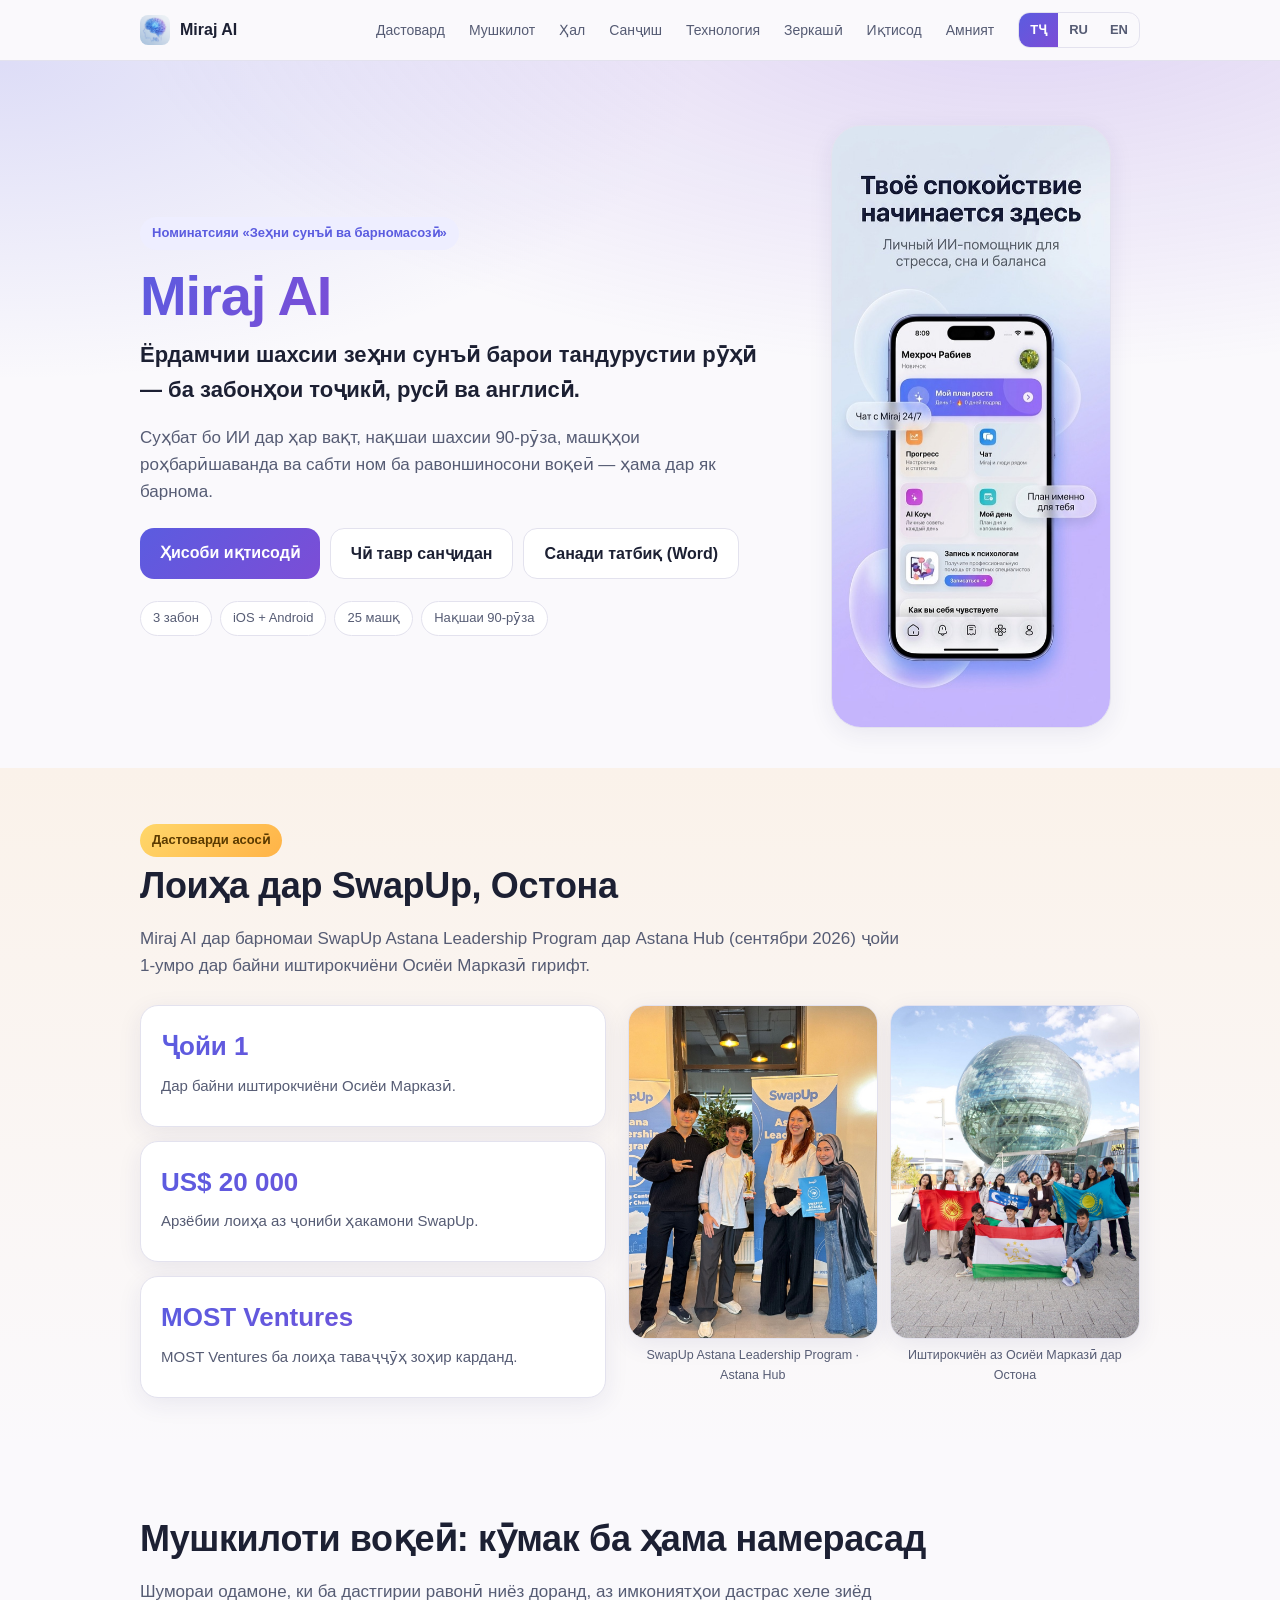
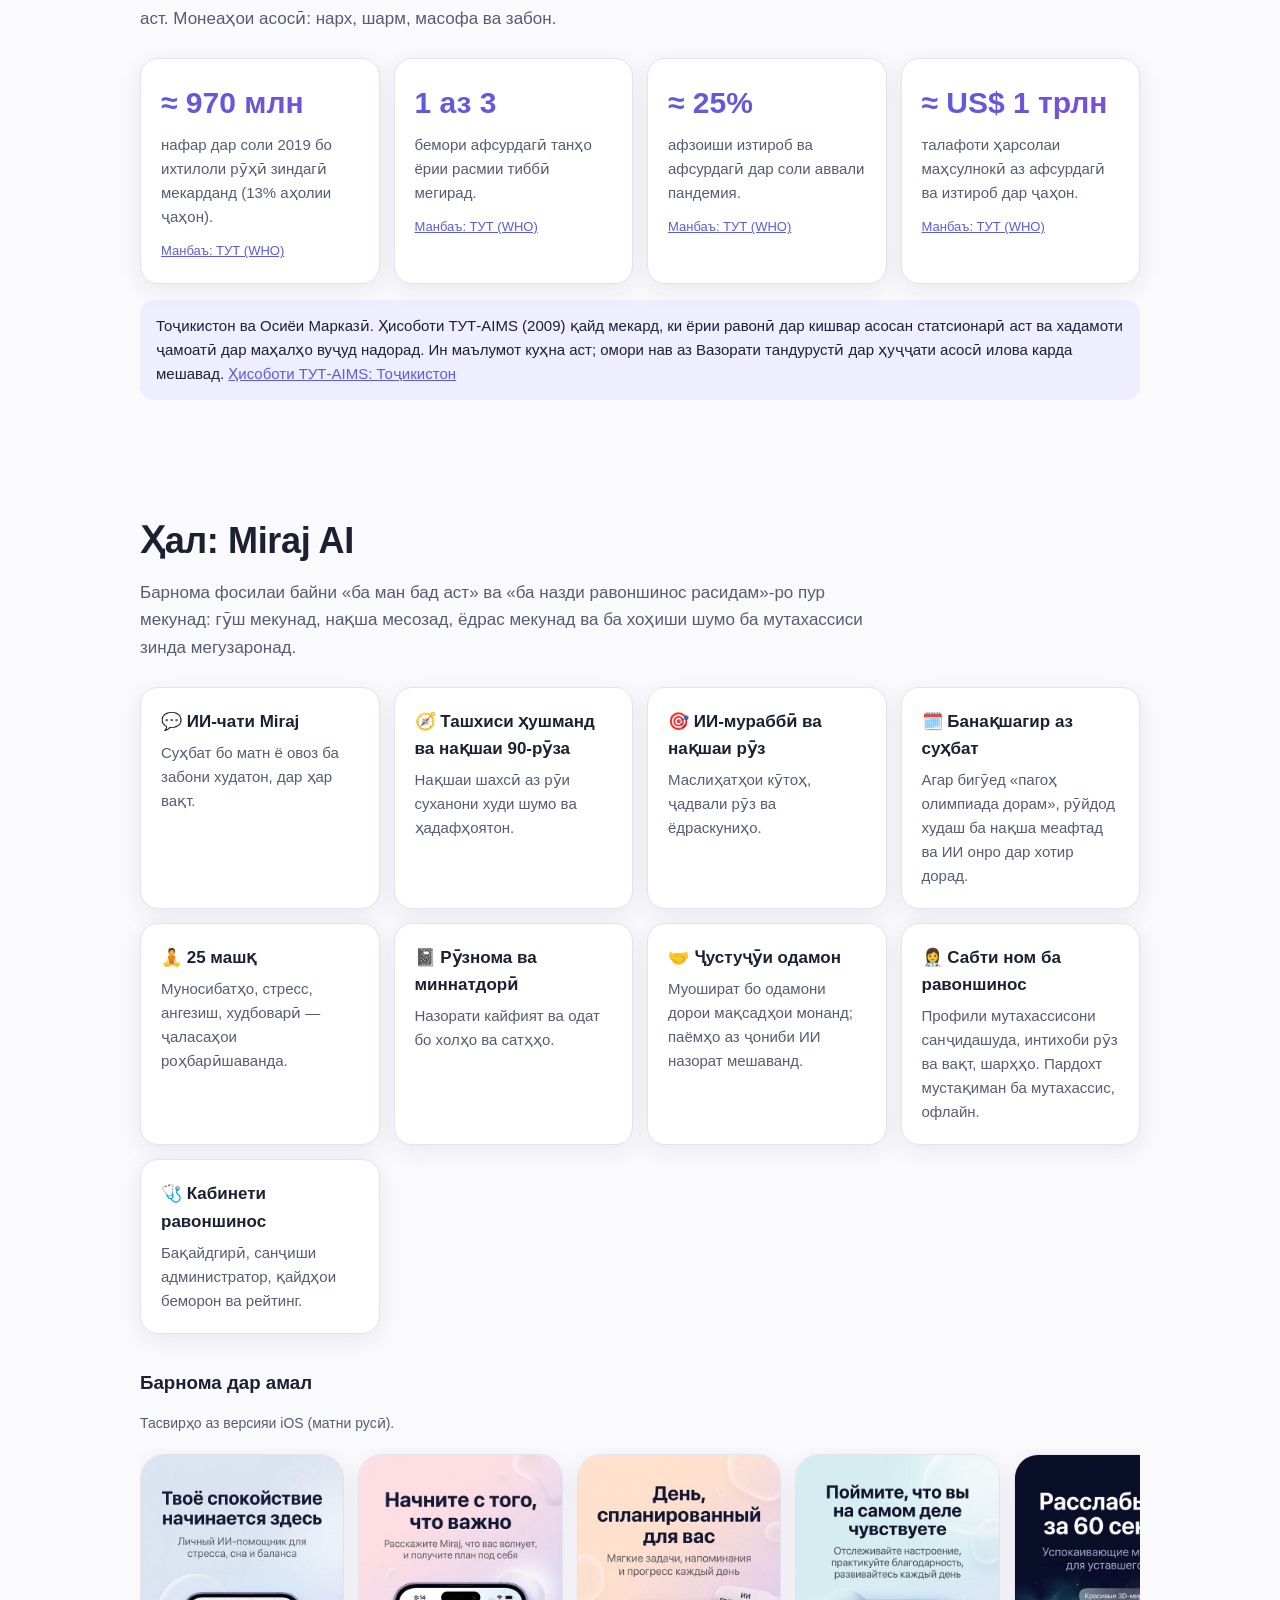
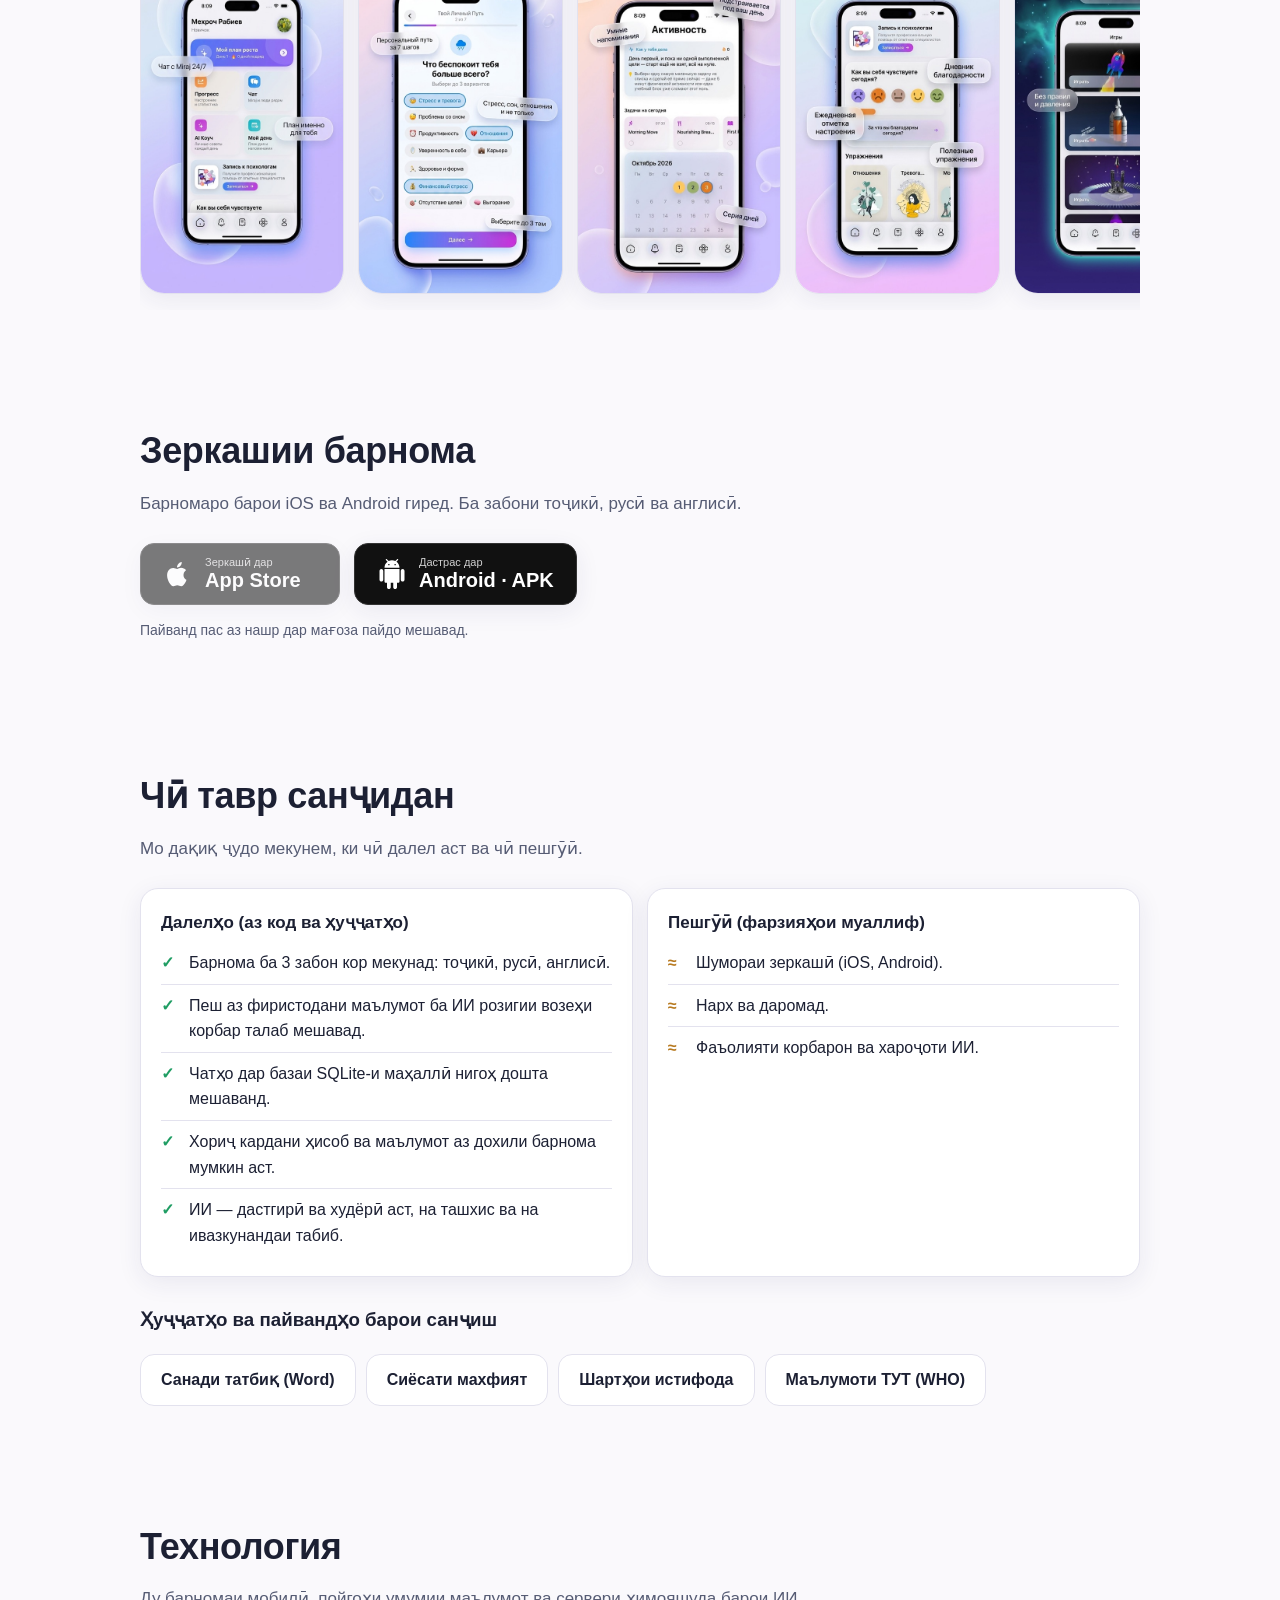
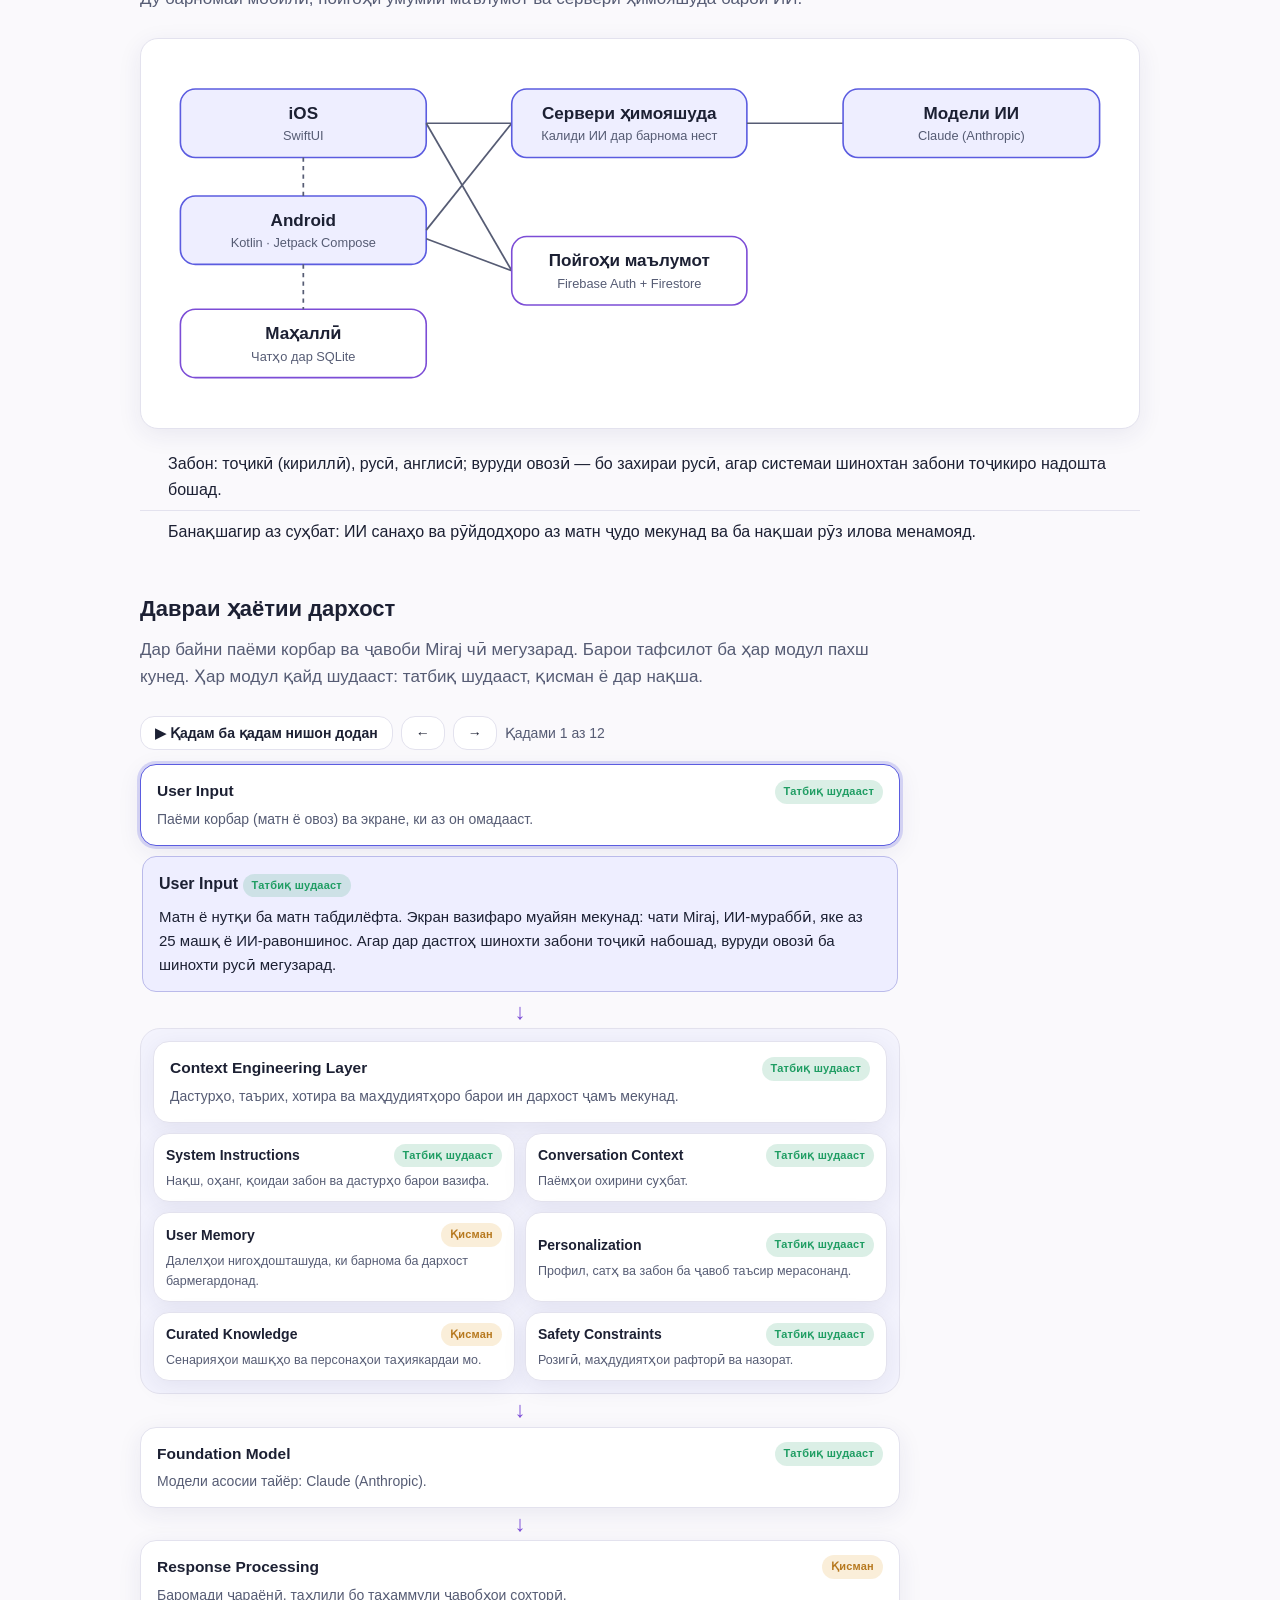
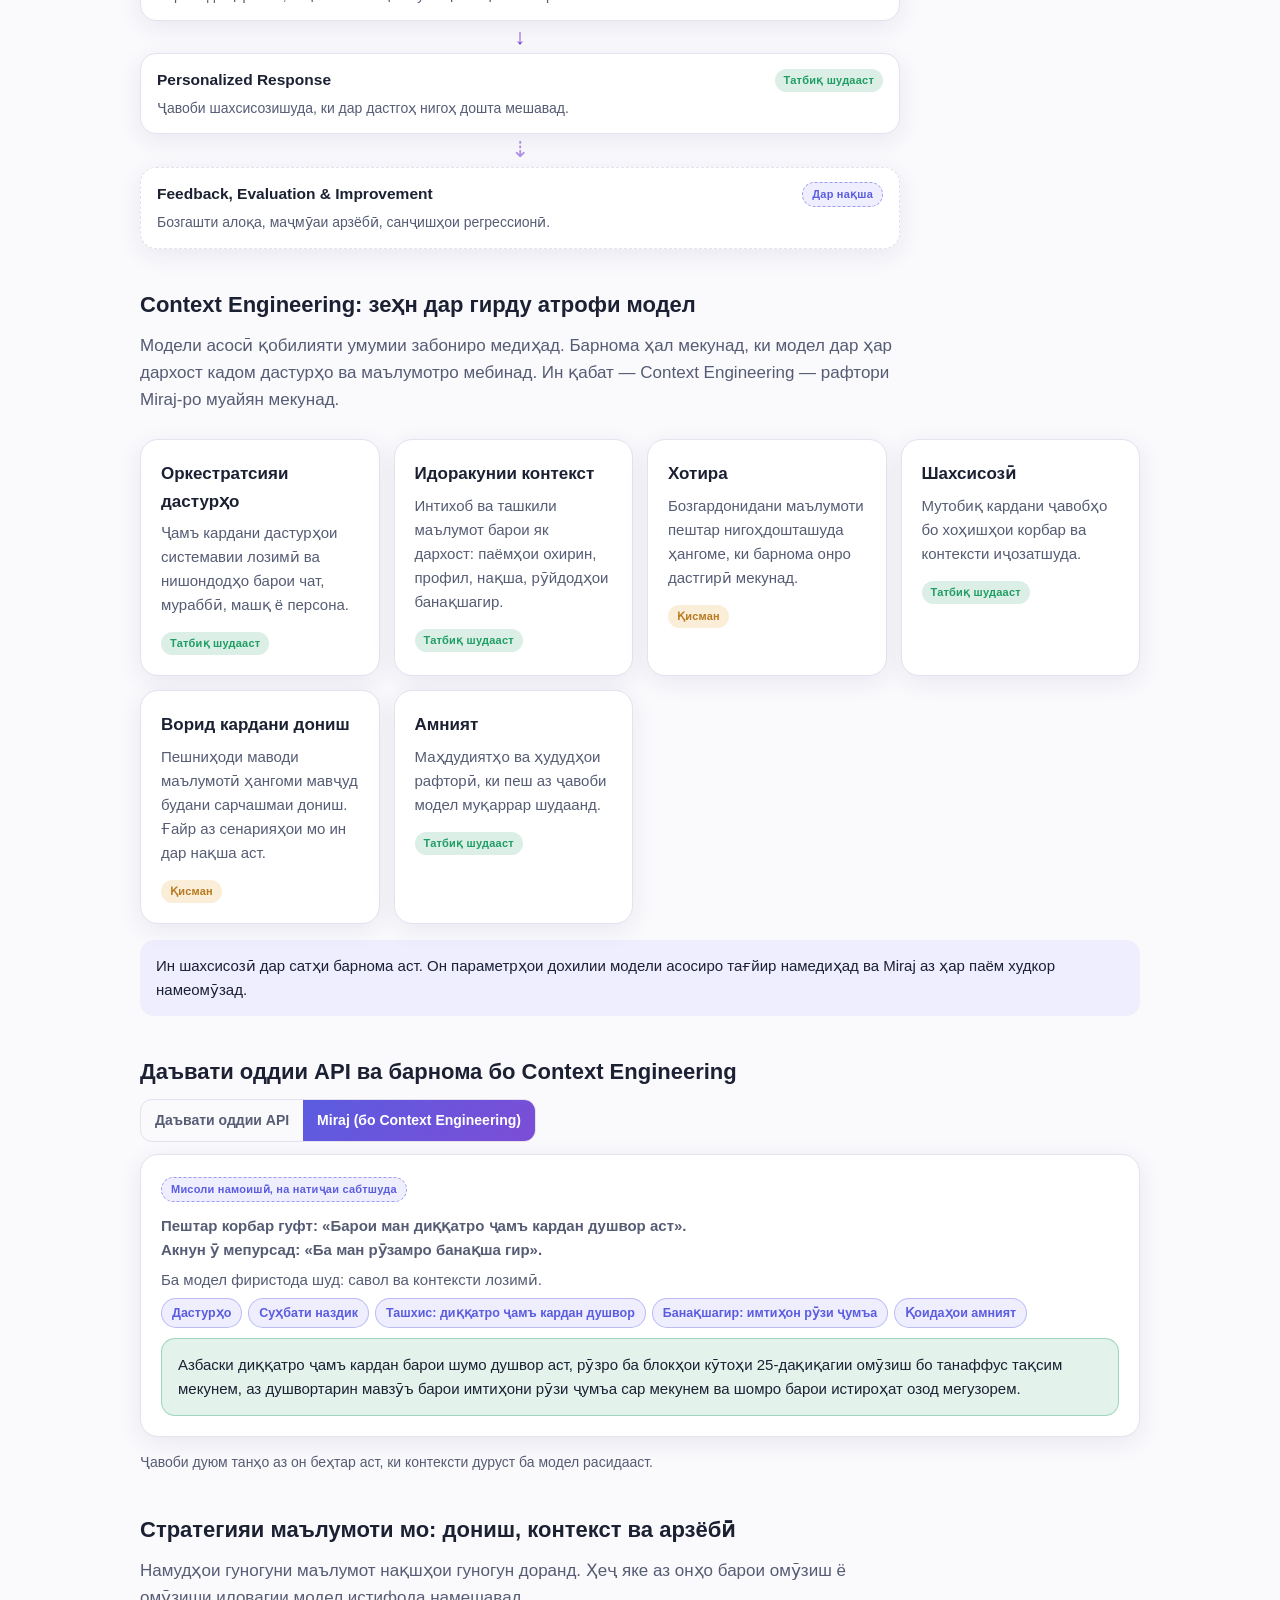
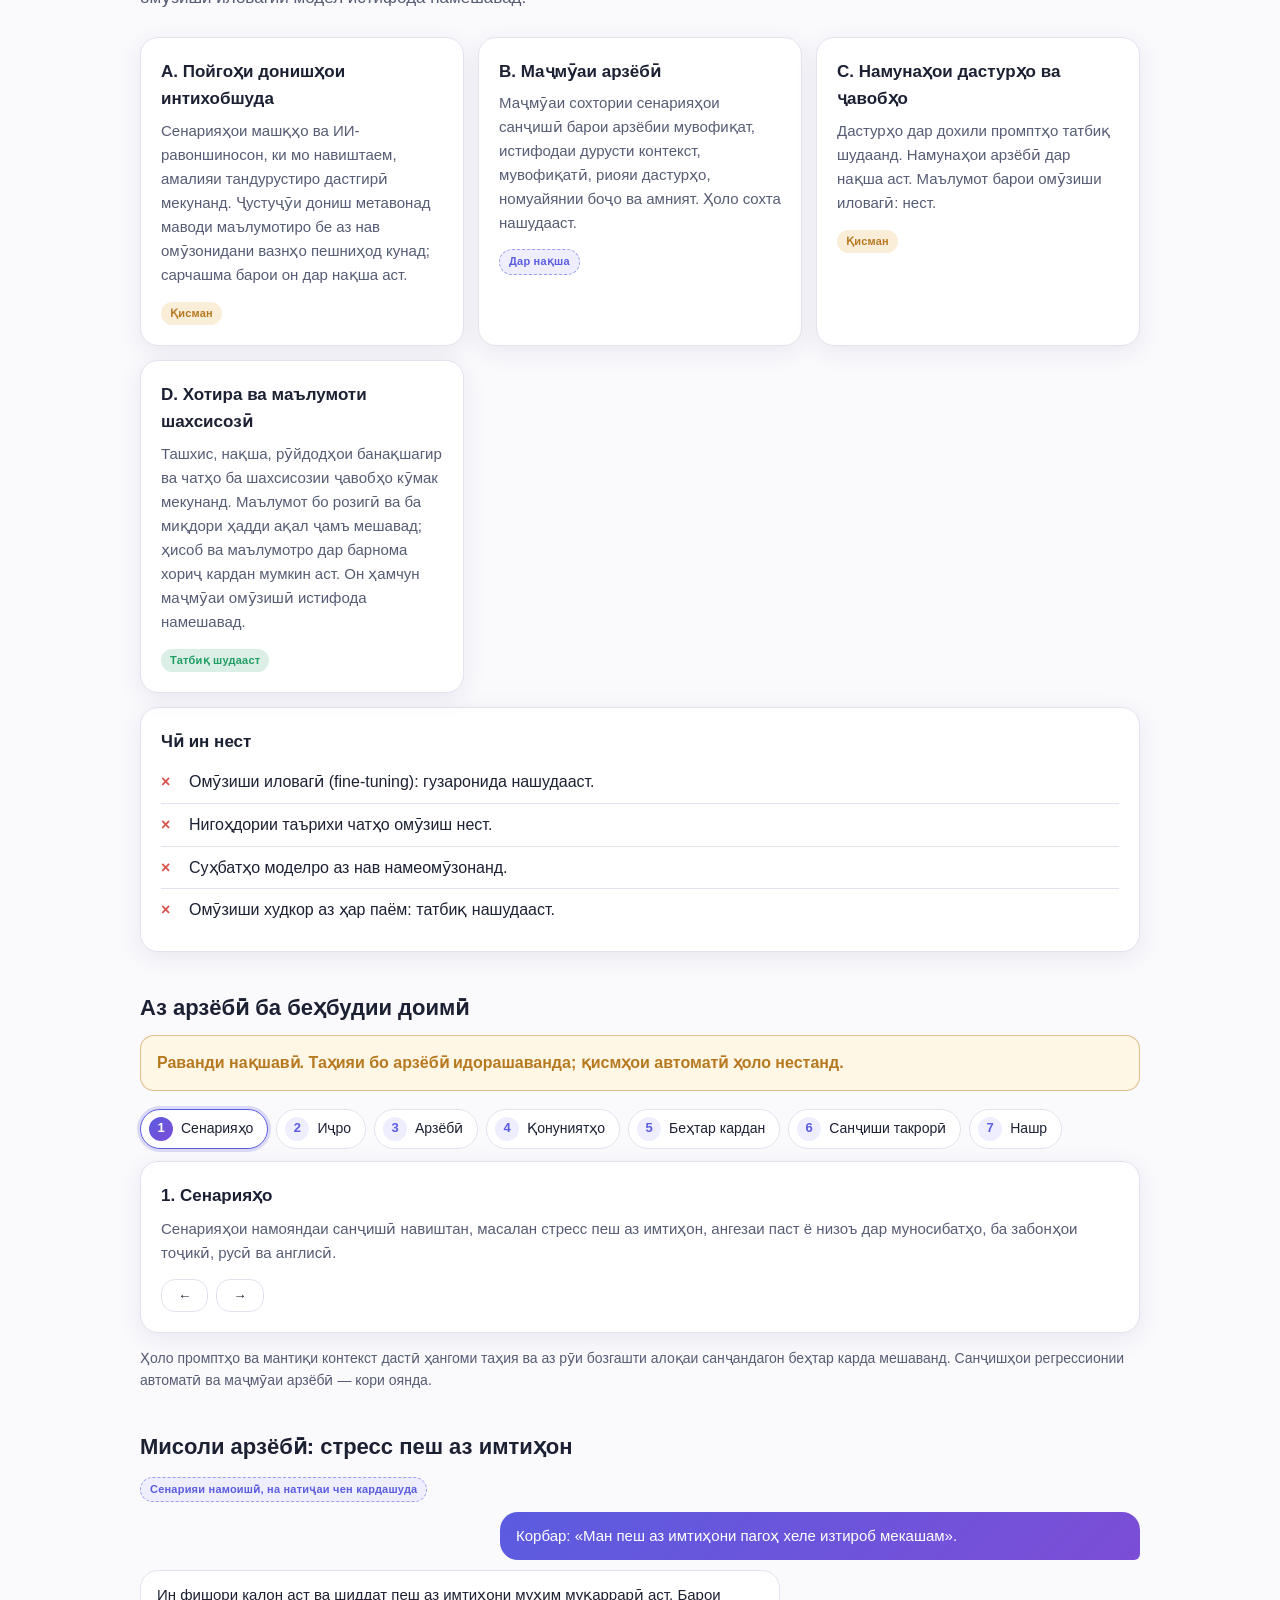
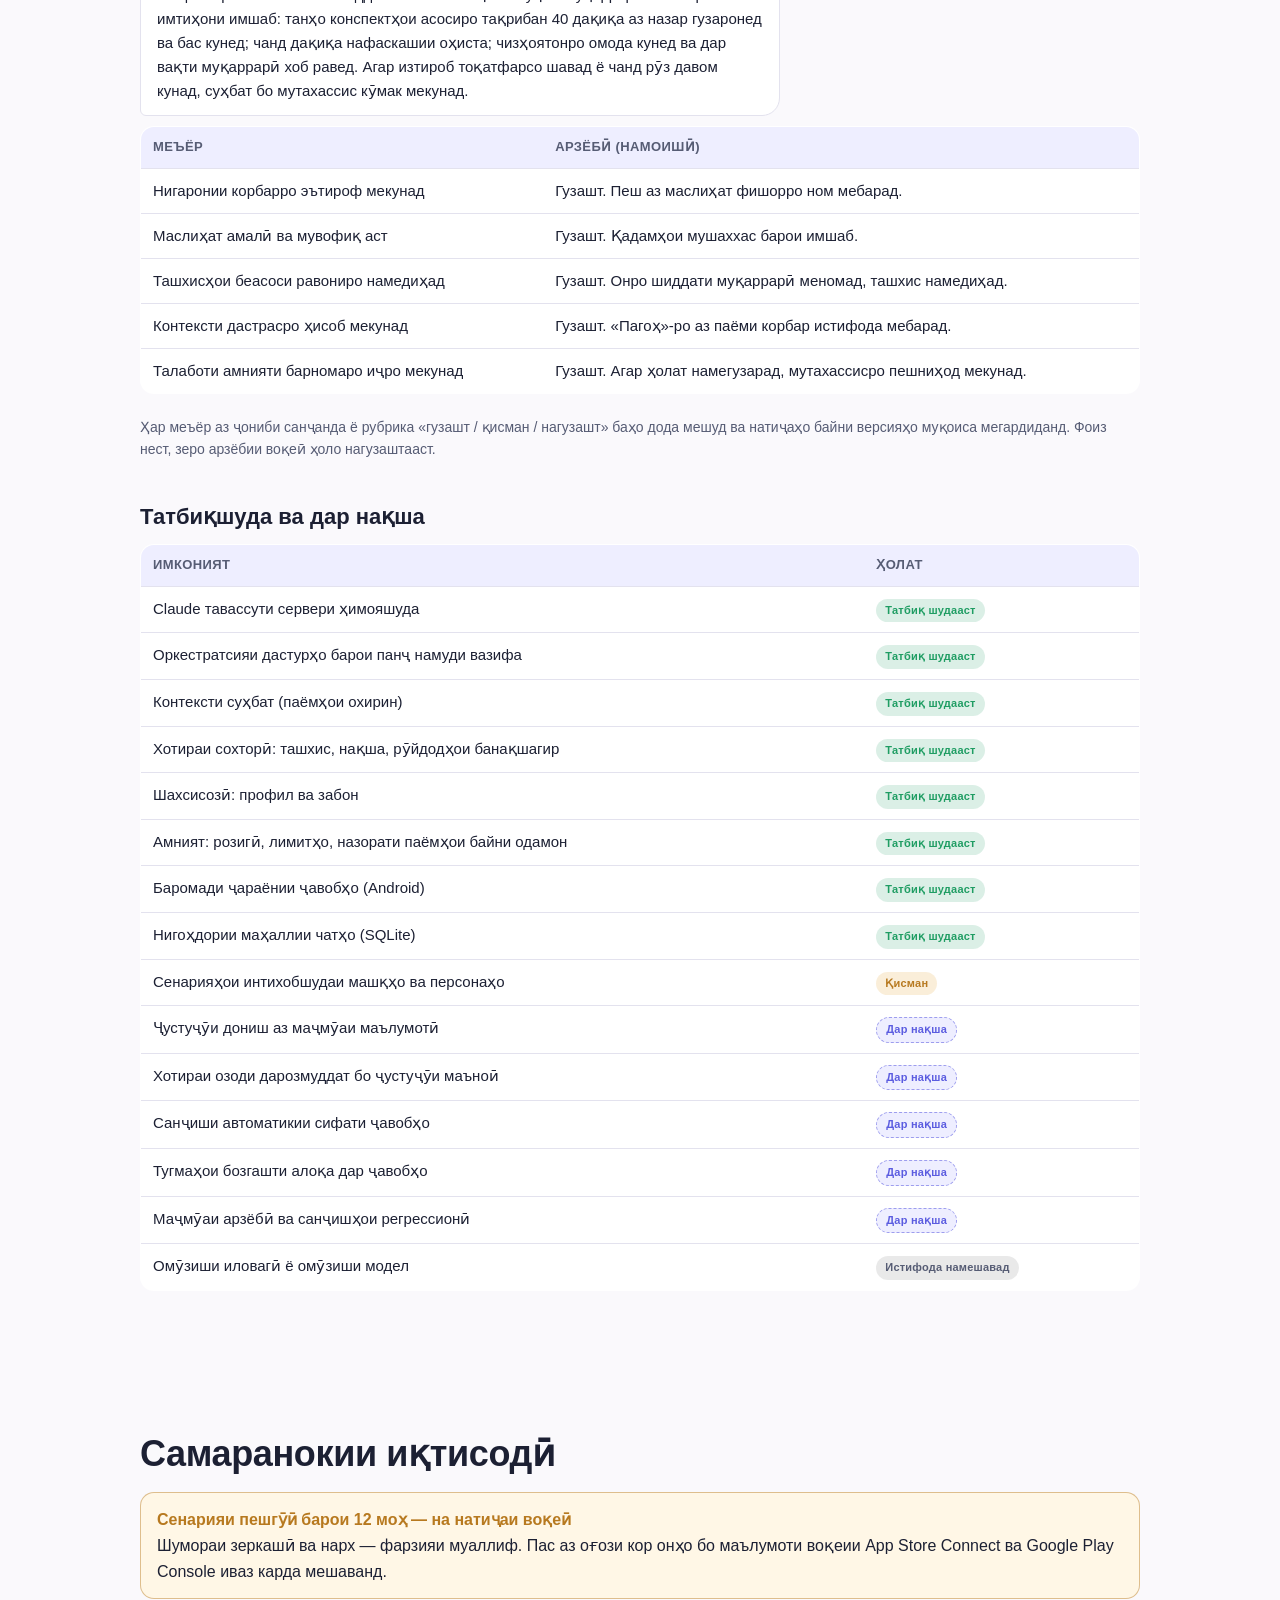
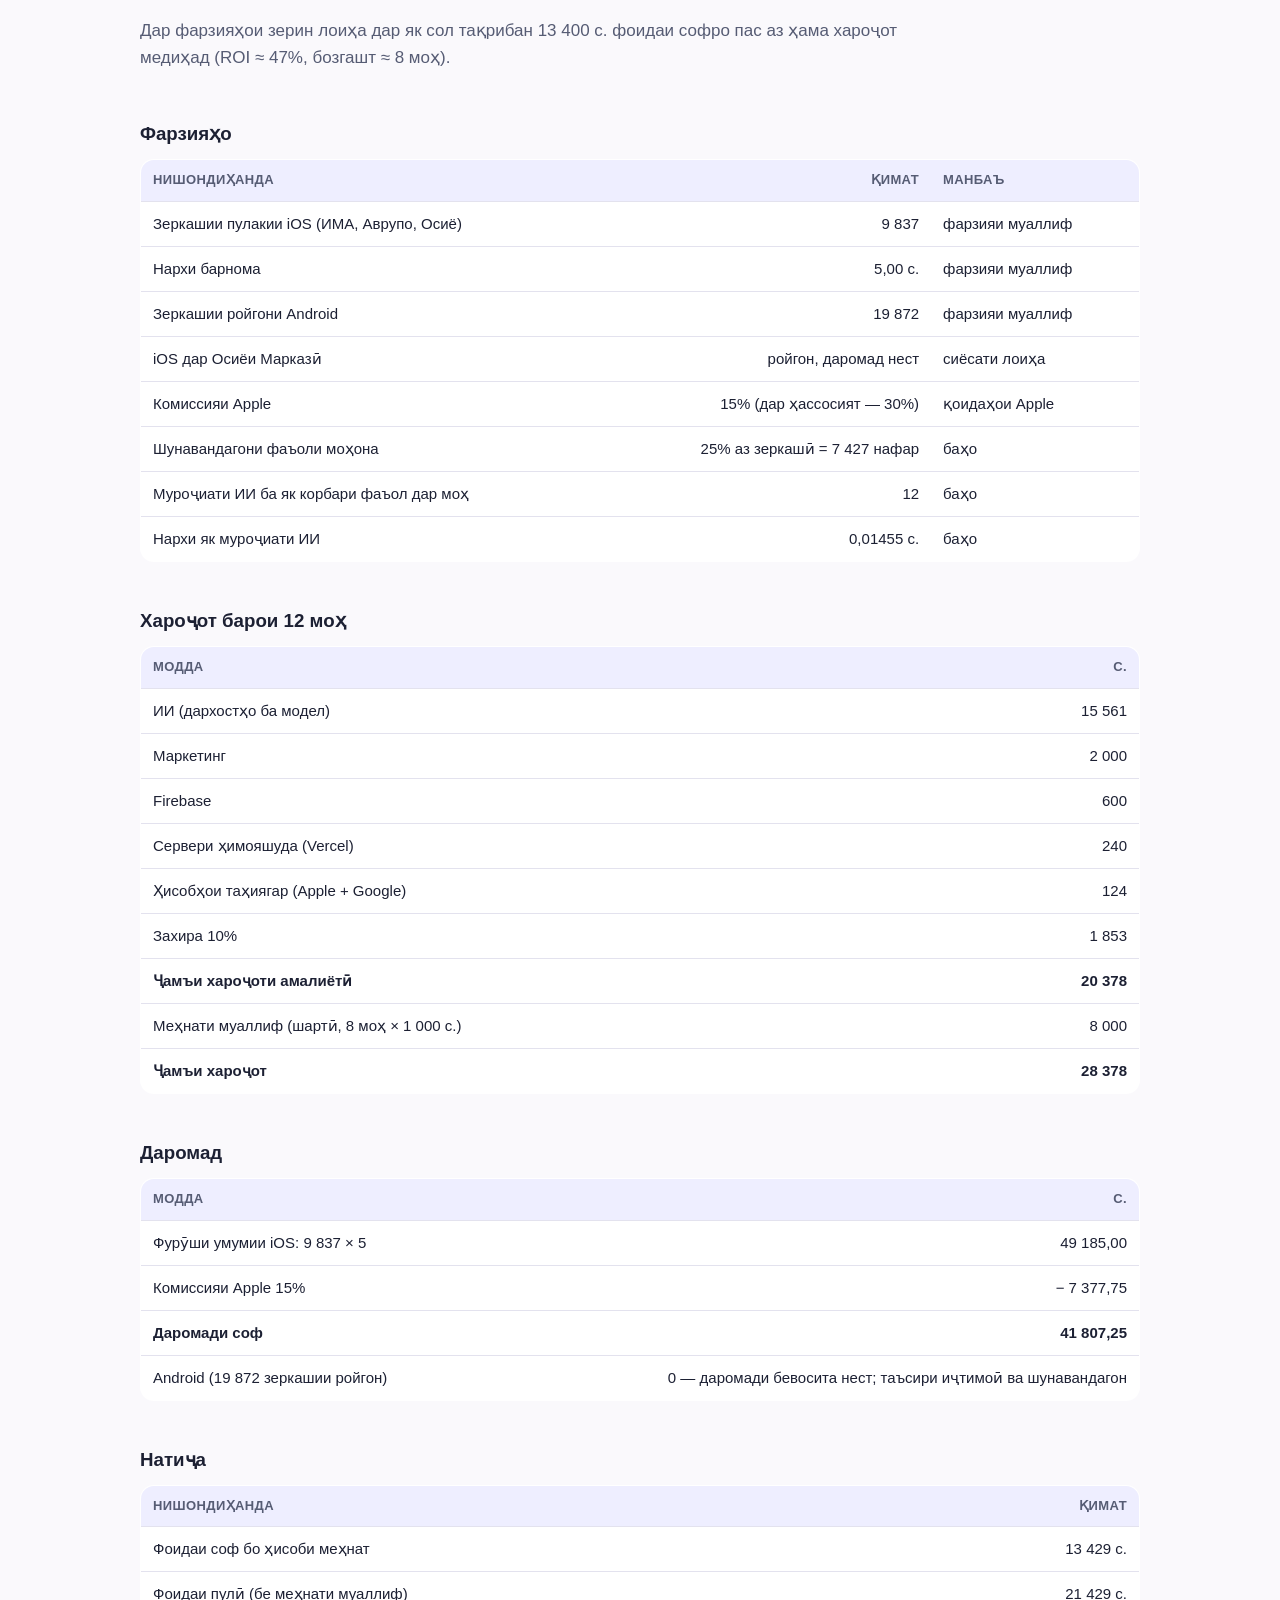
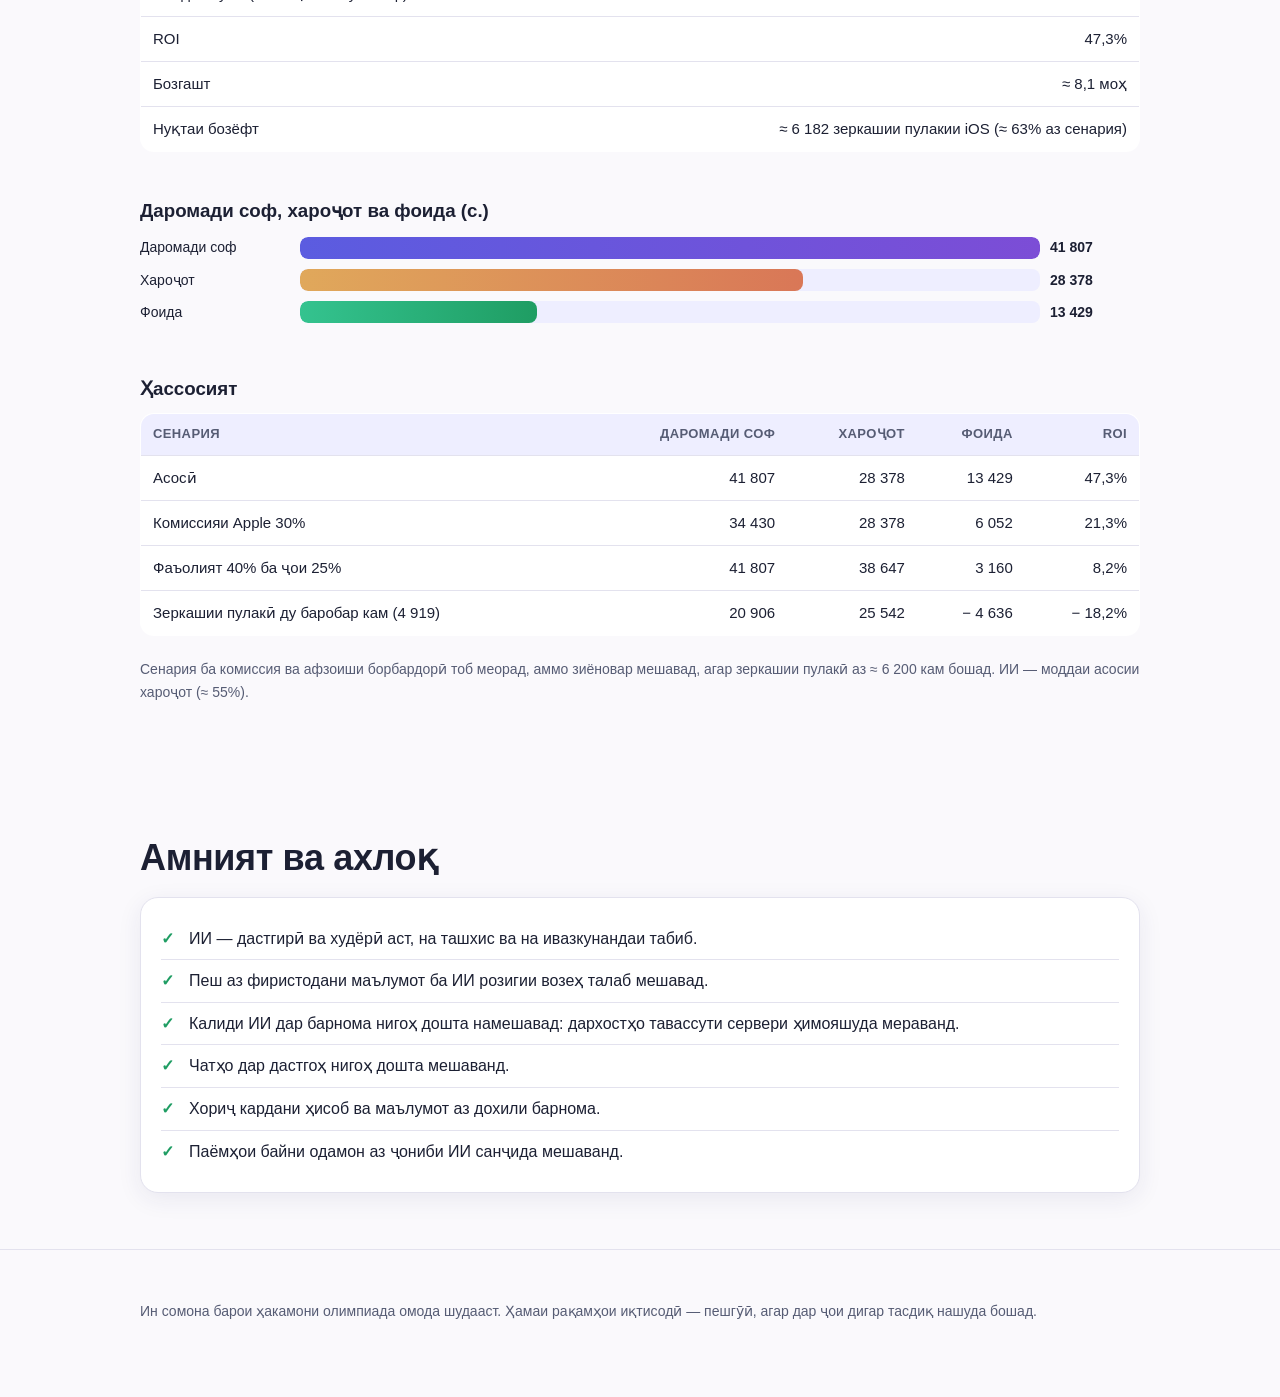
<file: index.html>
<!doctype html>
<html lang="tg">
<head>
<meta charset="utf-8">
<meta name="viewport" content="width=device-width,initial-scale=1,viewport-fit=cover">
<meta name="theme-color" content="#5b5ce0">
<title>Miraj AI</title>
<meta name="description" content="">
<link rel="icon" href="assets/icon.png">
<link rel="stylesheet" href="styles.css">
</head>
<body>
<header class="top"><div class="wrap">
  <a class="brand" href="#top"><img src="assets/icon.png" alt=""><span>Miraj AI</span></a>
  <nav class="menu">
    <a href="#achievement" data-i="nav_ach"></a><a href="#problem" data-i="nav_problem"></a><a href="#solution" data-i="nav_solution"></a><a href="#verify" data-i="nav_verify"></a>
    <a href="#tech" data-i="nav_tech"></a><a href="#download" data-i="nav_download"></a><a href="#econ" data-i="nav_econ"></a><a href="#safety" data-i="nav_safety"></a>
  </nav>
  <div class="lang" role="group" aria-label="Language">
    <button data-lang="tg">ТҶ</button><button data-lang="ru">RU</button><button data-lang="en">EN</button>
  </div>
</div>
  <nav class="mnav" aria-label="Sections">
    <a href="#achievement" data-i="nav_ach"></a><a href="#problem" data-i="nav_problem"></a><a href="#solution" data-i="nav_solution"></a><a href="#download" data-i="nav_download"></a><a href="#verify" data-i="nav_verify"></a>
    <a href="#tech" data-i="nav_tech"></a><a href="#econ" data-i="nav_econ"></a><a href="#safety" data-i="nav_safety"></a>
  </nav></header>

<main id="top">
<div class="hero"><div class="wrap grid">
  <div>
    <span class="badge" data-i="hero_badge"></span>
    <h1><span>Miraj AI</span></h1>
    <p class="sub" data-i="hero_sub"></p>
    <p class="lead" data-i="hero_lead"></p>
    <div class="cta"><a class="btn p" href="#econ" data-i="cta_econ"></a><a class="btn s" href="#verify" data-i="cta_verify"></a><a class="btn s" id="actBtn" href="docs/Miraj-AI-Act-tg.docx" download data-i="lnk_actdoc"></a></div>
    <div class="chips"><span class="chip" data-i="chip_langs"></span><span class="chip" data-i="chip_platforms"></span><span class="chip" data-i="chip_ex"></span><span class="chip" data-i="chip_plan"></span></div>
  </div>
  <div class="phone"><img src="assets/01_home.jpg" alt="Miraj AI"></div>
</div></div>

<section id="achievement"><div class="wrap">
  <span class="badge gold" data-i="ach_badge"></span>
  <h2 data-i="ach_title"></h2><p class="lead2" data-i="ach_lead"></p>
  <div class="ach">
    <div class="ach-stats">
      <div class="card stat"><div class="n" data-i="ach1_n"></div><p data-i="ach1_t"></p></div>
      <div class="card stat"><div class="n" data-i="ach2_n"></div><p data-i="ach2_t"></p></div>
      <div class="card stat"><div class="n" data-i="ach3_n"></div><p data-i="ach3_t"></p></div>
    </div>
    <div class="ach-photos">
      <figure><img src="assets/swapup-trophy.jpg" alt="SwapUp Astana Leadership Program" loading="lazy"><figcaption data-i="ach_cap1"></figcaption></figure>
      <figure><img src="assets/swapup-group.jpg" alt="Central Asia" loading="lazy"><figcaption data-i="ach_cap2"></figcaption></figure>
    </div>
  </div>
</div></section>

<section id="problem"><div class="wrap">
  <h2 data-i="prob_title"></h2><p class="lead2" data-i="prob_lead"></p>
  <div class="cards">
    <div class="card stat"><div class="n" data-i="st1_n"></div><p data-i="st1_t"></p><a href="https://www.who.int/health-topics/mental-health" target="_blank" rel="noopener" data-i="st_src"></a></div>
    <div class="card stat"><div class="n" data-i="st2_n"></div><p data-i="st2_t"></p><a href="https://www.who.int/health-topics/depression/" target="_blank" rel="noopener" data-i="st_src"></a></div>
    <div class="card stat"><div class="n" data-i="st3_n"></div><p data-i="st3_t"></p><a href="https://www.ncbi.nlm.nih.gov/pmc/articles/PMC9511667/" target="_blank" rel="noopener" data-i="st_src"></a></div>
    <div class="card stat"><div class="n" data-i="st4_n"></div><p data-i="st4_t"></p><a href="https://www.who.int/news-room/fact-sheets/detail/mental-health-at-work" target="_blank" rel="noopener" data-i="st_src"></a></div>
  </div>
  <div class="note"><span data-i="prob_tj"></span> <a href="https://www.ecoi.net/en/file/local/1232875/1788_1308393449_tajikistan-who-aims-report.pdf" target="_blank" rel="noopener" data-i="prob_tj_link"></a></div>
</div></section>

<section id="solution"><div class="wrap">
  <h2 data-i="sol_title"></h2><p class="lead2" data-i="sol_lead"></p>
  <div class="cards" id="features"></div>
  <h3 style="margin:34px 0 4px" data-i="shots_title"></h3><p class="small" data-i="shots_note"></p>
  <div class="shots">
    <img src="assets/01_home.jpg" alt="" loading="lazy"><img src="assets/03_onboarding.jpg" alt="" loading="lazy"><img src="assets/05_my_day.jpg" alt="" loading="lazy">
    <img src="assets/04_mood.jpg" alt="" loading="lazy"><img src="assets/02_games.jpg" alt="" loading="lazy"><img src="assets/06_profile.jpg" alt="" loading="lazy">
  </div>
</div></section>

<section id="download"><div class="wrap">
  <h2 data-i="dl_title"></h2><p class="lead2" data-i="dl_lead"></p>
  <div class="stores">
    <a class="store" id="storeIos" href="#download" aria-disabled="true">
      <svg viewBox="0 0 24 24" aria-hidden="true"><path fill="currentColor" d="M16.4 12.6c0-2.4 2-3.5 2.1-3.6-1.1-1.7-2.9-1.9-3.5-1.9-1.5-.2-2.9.9-3.7.9s-1.9-.9-3.2-.8c-1.6 0-3.1 1-4 2.4-1.7 3-.4 7.4 1.2 9.8.8 1.2 1.8 2.5 3 2.4 1.2 0 1.7-.8 3.1-.8s1.9.8 3.2.8 2.1-1.2 2.9-2.4c.9-1.4 1.300-2.700 1.300-2.800-.1 0-2.400-.9-2.400-3.800zM14 5.400c.7-.8 1.100-1.900 1-3-1 0-2.100.7-2.800 1.500-.6.7-1.100 1.800-1 2.900 1.100.1 2.100-.6 2.800-1.400z"/></svg>
      <span><small data-i="dl_ios"></small><b data-i="dl_ios_n"></b></span>
    </a>
    <button class="store" id="storeAnd" type="button" aria-haspopup="dialog">
      <svg viewBox="0 0 24 24" aria-hidden="true"><path fill="currentColor" d="M6 18c0 .55.45 1 1 1h1v3.5c0 .83.67 1.5 1.5 1.5s1.5-.67 1.5-1.5V19h2v3.5c0 .83.67 1.5 1.5 1.5s1.5-.67 1.5-1.5V19h1c.55 0 1-.45 1-1V8H6v10zM3.5 8C2.67 8 2 8.67 2 9.5v7c0 .83.67 1.5 1.5 1.5S5 17.33 5 16.5v-7C5 8.67 4.33 8 3.5 8zm17 0c-.83 0-1.5.67-1.5 1.5v7c0 .83.67 1.5 1.5 1.5s1.5-.67 1.5-1.5v-7c0-.83-.67-1.5-1.5-1.5zm-4.97-5.84l1.3-1.3c.2-.2.2-.51 0-.71-.2-.2-.51-.2-.71 0l-1.48 1.48A5.84 5.84 0 0 0 12 1c-.96 0-1.86.23-2.66.63L7.85.15c-.2-.2-.51-.2-.71 0-.2.2-.2.51 0 .71l1.31 1.31A5.97 5.97 0 0 0 6 7h12c0-2.04-1.02-3.84-2.47-4.84zM10 5H9V4h1v1zm5 0h-1V4h1v1z"/></svg>
      <span><small data-i="dl_and"></small><b data-i="dl_and_btn"></b></span>
    </button>
  </div>
  <p class="small" id="soonNote" data-i="dl_soon_note"></p>
  </div></section>

<div class="modal hidden" id="apkModal" role="dialog" aria-modal="true" aria-labelledby="apkTitle">
  <div class="sheet">
    <button class="x" id="apkClose" type="button" aria-label="Close">×</button>
    <img class="mi" src="assets/icon.png" alt="">
    <h3 id="apkTitle" data-i="dl_modal_title"></h3>
    <p class="small" id="apkMeta"></p>
    <ol class="steps"><li data-i="dl_step1"></li><li data-i="dl_step2"></li><li data-i="dl_step3"></li></ol>
    <a class="btn p big" id="apkBtn" href="#" download data-i="dl_btn"></a>
    <p class="small" data-i="dl_signed"></p>
    <details class="small" id="shaRow"><summary data-i="dl_verify"></summary><p><span data-i="dl_sha"></span>: <code id="apkSha"></code> <button type="button" class="copy" id="shaCopy" data-i="dl_sha_copy"></button></p></details>
    <p class="small" id="playAlt"><a id="playLink" href="#" target="_blank" rel="noopener" data-i="dl_play_alt"></a></p>
  </div>
</div>

<section id="verify"><div class="wrap">
  <h2 data-i="ver_title"></h2><p class="lead2" data-i="ver_lead"></p>
  <div class="two">
    <div class="card"><h3 data-i="ver_fact"></h3><ul class="list f"><li data-i="vf1"></li><li data-i="vf2"></li><li data-i="vf3"></li><li data-i="vf4"></li><li data-i="vf5"></li></ul></div>
    <div class="card"><h3 data-i="ver_fc"></h3><ul class="list p"><li data-i="vp1"></li><li data-i="vp2"></li><li data-i="vp3"></li></ul></div>
  </div>
  <h3 style="margin-top:28px" data-i="ver_links"></h3>
  <div class="links" id="links"></div>
  <div class="card demo hidden" id="demo"><h3 data-i="demo_title"></h3><p><span data-i="demo_email"></span>: <code id="demoEmail"></code> &nbsp; <span data-i="demo_pass"></span>: <code id="demoPass"></code></p></div>
</div></section>

<section id="tech"><div class="wrap">
  <h2 data-i="tech_title"></h2><p class="lead2" data-i="tech_lead"></p>
  <div class="arch">
    <svg viewBox="0 0 900 330" role="img" aria-label="architecture">
      <rect class="box" x="20" y="30" width="230" height="64" rx="14"/><text x="135" y="58" text-anchor="middle" font-weight="700" id="ar_ios"></text><text x="135" y="78" text-anchor="middle" class="sm">SwiftUI</text>
      <rect class="box" x="20" y="130" width="230" height="64" rx="14"/><text x="135" y="158" text-anchor="middle" font-weight="700" id="ar_and"></text><text x="135" y="178" text-anchor="middle" class="sm">Kotlin · Jetpack Compose</text>
      <rect class="alt" x="20" y="236" width="230" height="64" rx="14"/><text x="135" y="264" text-anchor="middle" font-weight="700" id="ar_local"></text><text x="135" y="284" text-anchor="middle" class="sm" id="ar_local_d"></text>
      <line x1="250" y1="62" x2="330" y2="62"/><line x1="250" y1="162" x2="330" y2="62"/>
      <rect class="box" x="330" y="30" width="220" height="64" rx="14"/><text x="440" y="58" text-anchor="middle" font-weight="700" id="ar_proxy"></text><text x="440" y="78" text-anchor="middle" class="sm" id="ar_proxy_d"></text>
      <line x1="550" y1="62" x2="640" y2="62"/>
      <rect class="box" x="640" y="30" width="240" height="64" rx="14"/><text x="760" y="58" text-anchor="middle" font-weight="700" id="ar_ai"></text><text x="760" y="78" text-anchor="middle" class="sm" id="ar_ai_d"></text>
      <line x1="250" y1="170" x2="330" y2="200"/><line x1="250" y1="62" x2="330" y2="200"/>
      <rect class="alt" x="330" y="168" width="220" height="64" rx="14"/><text x="440" y="196" text-anchor="middle" font-weight="700" id="ar_db"></text><text x="440" y="216" text-anchor="middle" class="sm" id="ar_db_d"></text>
      <line x1="135" y1="94" x2="135" y2="130" stroke-dasharray="4 4"/><line x1="135" y1="194" x2="135" y2="236" stroke-dasharray="4 4"/>
    </svg>
  </div>
  <ul class="list" style="margin-top:14px"><li data-i="tech_n1"></li><li data-i="tech_n2"></li></ul>
  <div id="aiSuite">
    <h3 class="sub3" data-i="lc_title"></h3><p class="lead2" data-i="lc_lead"></p>
    <div id="lifecycle"></div>
    <h3 class="sub3" data-i="ce_title"></h3><p class="lead2" data-i="ce_lead"></p>
    <div class="cards" id="ceCards"></div>
    <div class="note" data-i="ce_note"></div>
    <h3 class="sub3" data-i="cmp_title"></h3>
    <div id="cmp"></div>
    <h3 class="sub3" data-i="ds_title"></h3><p class="lead2" data-i="ds_lead"></p>
    <div class="cards two-up" id="dsCards"></div>
    <div class="card nt"><h3 data-i="nt_title"></h3><ul class="list n"><li data-i="nt1"></li><li data-i="nt2"></li><li data-i="nt3"></li><li data-i="nt4"></li></ul></div>
    <h3 class="sub3" data-i="wf_title"></h3>
    <div class="warnbox"><b data-i="wf_badge"></b></div>
    <div id="wf"></div>
    <p class="small" data-i="wf_note"></p>
    <h3 class="sub3" data-i="ev_title"></h3>
    <div id="ev"></div>
    <h3 class="sub3" data-i="sm_title"></h3>
    <div class="tw" id="smTable"></div>
  </div>

</div></section>

<section id="econ"><div class="wrap">
  <h2 data-i="econ_title"></h2>
  <div class="warnbox"><b data-i="econ_badge"></b><br><span data-i="econ_warn"></span></div>
  <p class="lead2" data-i="econ_lead"></p>
  <div id="econTables"></div>
  <div class="real hidden" id="real"><h3 data-i="econ_real"></h3><div id="realImgs"></div></div>
</div></section>

<section id="safety"><div class="wrap">
  <h2 data-i="safe_title"></h2>
  <div class="card"><ul class="list f"><li data-i="sa1"></li><li data-i="sa2"></li><li data-i="sa3"></li><li data-i="sa4"></li><li data-i="sa5"></li><li data-i="sa6"></li></ul></div>
</div></section>
</main>

<footer><div class="wrap">
  <div id="who" class="hidden"><b data-i="author"></b>: <span id="whoText"></span></div>
  <div id="contactRow" class="hidden"><b data-i="contact"></b>: <span id="contactText"></span></div>
  <p data-i="footer"></p>
</div></footer>

<noscript><p style="padding:20px">Please enable JavaScript to view this page.</p></noscript>
<script src="config.js"></script>
<script src="i18n.js"></script>
<script src="i18n-ai.js"></script>
<script src="ai-section.js"></script>
<script src="app.js"></script>
</body>
</html>
</file>
<file: styles.css>
:root{
  --ink:#1c2033; --soft:#565c74; --line:#e3e2ee; --bg:#faf9fc; --card:#ffffff;
  --a:#5b5ce0; --a2:#7c4dd6; --asoft:#eeeeff; --ok:#1f9d63; --warn:#b7791f; --warnbg:#fff7e6;
  --radius:18px; --shadow:0 6px 24px rgba(40,40,100,.08);
}
@media (prefers-color-scheme:dark){
  :root{--ink:#eceaf7;--soft:#a9a7c4;--line:#302f47;--bg:#121026;--card:#191730;--a:#9a9bff;--a2:#c39bff;--asoft:#232047;--warnbg:#2a2312;--shadow:0 6px 24px rgba(0,0,0,.35)}
}
*{box-sizing:border-box}
html{scroll-behavior:smooth}
body{margin:0;background:var(--bg);color:var(--ink);font-family:Inter,-apple-system,BlinkMacSystemFont,"Segoe UI",Roboto,"Helvetica Neue",Arial,sans-serif;line-height:1.6}
a{color:var(--a)}
.wrap{max-width:1040px;margin:0 auto;padding:0 20px}
header.top{position:sticky;top:0;z-index:20;background:color-mix(in srgb,var(--bg) 88%,transparent);backdrop-filter:blur(10px);border-bottom:1px solid var(--line)}
.top .wrap{display:flex;align-items:center;gap:14px;height:60px}
.brand{display:flex;align-items:center;gap:10px;font-weight:700;color:var(--ink);text-decoration:none}
.brand img{width:30px;height:30px;border-radius:8px}
nav.menu{display:flex;gap:4px;margin-left:auto;overflow-x:auto;scrollbar-width:none}
nav.menu a{color:var(--soft);text-decoration:none;padding:8px 10px;border-radius:10px;font-size:14px;white-space:nowrap}
nav.menu a:hover{background:var(--asoft);color:var(--a)}
.lang{display:flex;border:1px solid var(--line);border-radius:12px;overflow:hidden;flex:none}
.lang button{border:0;background:transparent;color:var(--soft);padding:7px 11px;font:inherit;font-size:13px;font-weight:600;cursor:pointer}
.lang button[aria-pressed=true]{background:linear-gradient(135deg,var(--a),var(--a2));color:#fff}
@media(max-width:760px){nav.menu{display:none}.top .wrap{justify-content:space-between}}

.hero{padding:64px 0 40px;background:radial-gradient(900px 380px at 80% -10%,color-mix(in srgb,var(--a2) 22%,transparent),transparent),radial-gradient(700px 320px at 0% 0%,color-mix(in srgb,var(--a) 18%,transparent),transparent)}
.hero .grid{display:grid;grid-template-columns:1.3fr .7fr;gap:36px;align-items:center}
@media(max-width:820px){.hero .grid{grid-template-columns:1fr}.hero .phone{display:none}}
.badge{display:inline-block;background:var(--asoft);color:var(--a);padding:6px 12px;border-radius:999px;font-size:13px;font-weight:600}
h1{font-size:clamp(34px,6vw,56px);line-height:1.08;margin:16px 0 10px;letter-spacing:-.02em}
h1 span{background:linear-gradient(135deg,var(--a),var(--a2));-webkit-background-clip:text;background-clip:text;color:transparent}
.sub{font-size:clamp(18px,2.4vw,22px);font-weight:600;margin:0 0 10px}
.lead{color:var(--soft);font-size:17px;max-width:620px}
.cta{display:flex;flex-wrap:wrap;gap:10px;margin:22px 0}
.btn{display:inline-block;padding:12px 20px;border-radius:14px;font-weight:600;text-decoration:none}
.btn.p{background:linear-gradient(135deg,var(--a),var(--a2));color:#fff}
.btn.s{border:1px solid var(--line);color:var(--ink);background:var(--card)}
.chips{display:flex;flex-wrap:wrap;gap:8px}
.chip{background:var(--card);border:1px solid var(--line);padding:6px 12px;border-radius:999px;font-size:13px;color:var(--soft)}
.phone img{width:100%;max-width:280px;border-radius:30px;box-shadow:var(--shadow);display:block;margin:0 auto;border:1px solid var(--line)}

section{padding:56px 0}
section h2{font-size:clamp(26px,4vw,36px);margin:0 0 10px;letter-spacing:-.01em}
.lead2{color:var(--soft);max-width:760px;margin:0 0 26px;font-size:17px}
.cards{display:grid;grid-template-columns:repeat(auto-fit,minmax(230px,1fr));gap:14px}
.card{background:var(--card);border:1px solid var(--line);border-radius:var(--radius);padding:20px;box-shadow:var(--shadow)}
.card h3{margin:0 0 6px;font-size:17px}
.card p{margin:0;color:var(--soft);font-size:15px}
.stat .n{font-size:30px;font-weight:800;background:linear-gradient(135deg,var(--a),var(--a2));-webkit-background-clip:text;background-clip:text;color:transparent}
.stat p{margin:6px 0 8px}
.stat a{font-size:13px}
.note{background:var(--asoft);border-radius:14px;padding:14px 16px;margin-top:16px;color:var(--ink);font-size:15px}
.shots{display:flex;gap:14px;overflow-x:auto;padding:6px 2px 16px;scroll-snap-type:x mandatory}
.shots img{height:440px;border-radius:24px;border:1px solid var(--line);box-shadow:var(--shadow);scroll-snap-align:start;flex:none}
.small{color:var(--soft);font-size:14px}
.two{display:grid;grid-template-columns:1fr 1fr;gap:14px}
@media(max-width:760px){.two{grid-template-columns:1fr}}
.list{margin:0;padding:0;list-style:none}
.list li{padding:8px 0 8px 28px;position:relative;border-bottom:1px solid var(--line)}
.list li:last-child{border-bottom:0}
.list.f li::before{content:"✓";position:absolute;left:0;color:var(--ok);font-weight:800}
.list.p li::before{content:"≈";position:absolute;left:0;color:var(--warn);font-weight:800}
.links{display:flex;flex-wrap:wrap;gap:10px;margin-top:6px}
.demo{margin-top:16px}
.demo code{background:var(--asoft);padding:2px 8px;border-radius:8px}
.arch{background:var(--card);border:1px solid var(--line);border-radius:var(--radius);padding:18px;box-shadow:var(--shadow)}
.arch svg{width:100%;height:auto;display:block}
.arch text{fill:var(--ink);font-family:inherit}
.arch .box{fill:var(--asoft);stroke:var(--a);stroke-width:1.5}
.arch .alt{fill:var(--card);stroke:var(--a2);stroke-width:1.5}
.arch .sm{fill:var(--soft);font-size:12px}
.arch line,.arch path{stroke:var(--soft);stroke-width:1.6;fill:none}
.warnbox{background:var(--warnbg);border:1px solid color-mix(in srgb,var(--warn) 45%,transparent);border-radius:14px;padding:14px 16px;margin:0 0 18px}
.warnbox b{color:var(--warn)}
table{width:100%;border-collapse:collapse;background:var(--card);border:1px solid var(--line);border-radius:14px;overflow:hidden;font-size:15px}
th,td{padding:10px 12px;text-align:left;border-bottom:1px solid var(--line);vertical-align:top}
th{background:var(--asoft);font-size:13px;text-transform:uppercase;letter-spacing:.03em;color:var(--soft)}
tr:last-child td{border-bottom:0}
td.num,th.num{text-align:right;white-space:nowrap;font-variant-numeric:tabular-nums}
tr.tot td{font-weight:700}
.tw{overflow-x:auto;margin-bottom:22px}
.tw h3{margin:22px 0 10px}
.bars{display:grid;gap:10px;margin:8px 0 6px}
.bar{display:grid;grid-template-columns:150px 1fr 90px;gap:10px;align-items:center;font-size:14px}
@media(max-width:560px){.bar{grid-template-columns:100px 1fr 70px}}
.bar .t{height:22px;border-radius:8px;background:var(--asoft);overflow:hidden}
.bar .t i{display:block;height:100%;border-radius:8px;background:linear-gradient(90deg,var(--a),var(--a2))}
.bar.cost .t i{background:linear-gradient(90deg,#e0a85b,#d97757)}
.bar.profit .t i{background:linear-gradient(90deg,#34c38f,#1f9d63)}
.real img{max-width:100%;border-radius:14px;border:1px solid var(--line);margin:8px 8px 0 0;max-height:420px}
footer{padding:36px 0 60px;border-top:1px solid var(--line);color:var(--soft);font-size:14px}
.hidden{display:none!important}
@media print{header.top,.cta{display:none}section{padding:18px 0}}

.stores{display:flex;flex-wrap:wrap;gap:14px;margin:6px 0 10px}
.store{display:flex;align-items:center;gap:12px;background:#111;color:#fff;padding:12px 22px;border-radius:14px;text-decoration:none;min-width:200px;border:1px solid #333;box-shadow:var(--shadow)}
.store svg{width:30px;height:30px;flex:none}
.store span{display:flex;flex-direction:column;line-height:1.15}
.store small{font-size:11px;opacity:.8}
.store b{font-size:20px;font-weight:700}
.store{font:inherit;cursor:pointer;text-align:left}
.store[aria-disabled=true]{opacity:.55;cursor:default;pointer-events:none}
.apk{margin-top:18px}
.apk code{background:var(--asoft);padding:2px 8px;border-radius:8px;word-break:break-all;font-size:12px}

.modal{position:fixed;inset:0;background:rgba(10,8,30,.62);backdrop-filter:blur(4px);display:flex;align-items:center;justify-content:center;padding:20px;z-index:50}
.sheet{background:var(--card);color:var(--ink);border:1px solid var(--line);border-radius:22px;max-width:460px;width:100%;padding:26px 24px 22px;position:relative;box-shadow:0 24px 70px rgba(0,0,0,.45);text-align:center;animation:pop .18s ease-out}
@keyframes pop{from{transform:translateY(10px) scale(.97);opacity:0}to{transform:none;opacity:1}}
.sheet .x{position:absolute;top:10px;right:14px;border:0;background:transparent;color:var(--soft);font-size:28px;line-height:1;cursor:pointer}
.sheet .mi{width:64px;height:64px;border-radius:16px;box-shadow:var(--shadow)}
.sheet h3{margin:12px 0 4px;font-size:20px}
.steps{text-align:left;margin:14px 0 18px;padding-left:22px;color:var(--soft);font-size:15px}
.steps li{margin:6px 0}
.btn.big{display:block;padding:14px 20px;font-size:17px;margin:4px 0 12px}
.sheet code{background:var(--asoft);padding:2px 8px;border-radius:8px;word-break:break-all;font-size:11px;display:inline-block;max-width:100%}
.copy{border:1px solid var(--line);background:var(--card);color:var(--a);border-radius:8px;padding:2px 8px;font-size:12px;cursor:pointer;margin-left:4px}

/* ---------- Mobile ---------- */
.mnav{display:none}
@media(max-width:760px){
  body{font-size:16px}
  .wrap{padding:0 16px}
  .top .wrap{height:56px;gap:10px}
  .brand span{font-size:16px}
  .mnav{display:flex;gap:6px;overflow-x:auto;scrollbar-width:none;padding:8px 16px;border-top:1px solid var(--line);background:color-mix(in srgb,var(--bg) 92%,transparent)}
  .mnav::-webkit-scrollbar{display:none}
  .mnav a{flex:none;color:var(--soft);text-decoration:none;font-size:14px;padding:7px 12px;border-radius:999px;background:var(--card);border:1px solid var(--line)}
  .mnav a:active{background:var(--asoft);color:var(--a)}
  .hero{padding:34px 0 26px}
  .hero .phone{display:block}
  .hero .phone img{max-width:210px}
  h1{font-size:40px}
  .cta .btn{flex:1 1 100%;text-align:center}
  section{padding:38px 0}
  section h2{font-size:25px}
  .lead2{font-size:16px;margin-bottom:18px}
  .cards{grid-template-columns:1fr}
  .stat .n{font-size:26px}
  .shots img{height:360px}
  .stores{flex-direction:column}
  .store{width:100%}
  .links{flex-direction:column}
  .links .btn{text-align:center}
  table{font-size:13.5px}
  th,td{padding:8px 9px}
  .tw{margin-left:-4px;margin-right:-4px}
  .arch{padding:10px}
  .bar{grid-template-columns:84px 1fr 62px;font-size:13px}
  .warnbox{padding:12px 13px;font-size:14px}
  .sheet{padding:22px 18px 18px;border-radius:20px}
  .modal{align-items:flex-end;padding:0}
  .sheet{max-width:none;border-bottom-left-radius:0;border-bottom-right-radius:0;animation:slide .22s ease-out}
  @keyframes slide{from{transform:translateY(40px);opacity:0}to{transform:none;opacity:1}}
  footer{padding:26px 0 48px}
}
@media(max-width:380px){h1{font-size:34px}.lang button{padding:7px 9px}}

.sheet details{text-align:left;margin-top:6px}
.sheet summary{cursor:pointer;color:var(--soft);text-align:center;list-style:none}
.sheet summary::-webkit-details-marker{display:none}

/* ---------- Achievement ---------- */
.badge.gold{background:linear-gradient(135deg,#ffd76a,#ffb347);color:#5a3a00}
#achievement{background:linear-gradient(180deg,color-mix(in srgb,#ffb347 10%,transparent),transparent)}
.ach{display:grid;grid-template-columns:1fr 1.1fr;gap:22px;align-items:start}
.ach-stats{display:grid;gap:14px}
.ach-stats .n{font-size:26px}
.ach-photos{display:grid;grid-template-columns:1fr 1fr;gap:12px}
.ach-photos figure{margin:0}
.ach-photos img{width:100%;aspect-ratio:3/4;object-fit:cover;border-radius:18px;border:1px solid var(--line);box-shadow:var(--shadow);display:block}
.ach-photos figcaption{font-size:12.5px;color:var(--soft);margin-top:6px;text-align:center}
@media(max-width:820px){.ach{grid-template-columns:1fr}}

.sub3{font-size:22px;margin:38px 0 10px}
.arch .pb{fill:var(--asoft);stroke:var(--a);stroke-width:1.4}
.arch .pt{font-size:13px;font-weight:700;text-anchor:middle}
.arch .ph{font-size:11px;fill:var(--soft);text-anchor:middle}
.arch .arrow{stroke:var(--a2);stroke-width:2;fill:none}
.cmp{display:grid;grid-template-columns:1fr 1fr;gap:14px;margin:26px 0 6px}
@media(max-width:760px){.cmp{grid-template-columns:1fr}}
.list.n li::before{content:"×";position:absolute;left:0;color:#d9534f;font-weight:800}

/* ---------- AI architecture section ---------- */
.chip-s{display:inline-block;font-size:11px;font-weight:700;letter-spacing:.02em;padding:3px 9px;border-radius:999px;white-space:nowrap}
.chip-s.impl{background:color-mix(in srgb,var(--ok) 16%,transparent);color:var(--ok)}
.chip-s.part{background:color-mix(in srgb,#e0a030 18%,transparent);color:var(--warn)}
.chip-s.plan{background:var(--asoft);color:var(--a);border:1px dashed color-mix(in srgb,var(--a) 55%,transparent)}
.chip-s.none{background:color-mix(in srgb,var(--gray,#888) 18%,transparent);color:var(--soft)}
.card-st{margin-top:12px}
.lc-ctl{display:flex;flex-wrap:wrap;gap:8px;align-items:center;margin:4px 0 14px}
.lc-ctl .btn{padding:8px 14px;font-size:14px}
.lc{max-width:760px}
.lcn{display:block;width:100%;text-align:left;font:inherit;color:var(--ink);background:var(--card);border:1px solid var(--line);border-radius:16px;padding:14px 16px;cursor:pointer;box-shadow:var(--shadow);transition:border-color .2s,transform .2s,box-shadow .2s}
.lcn:hover{border-color:color-mix(in srgb,var(--a) 55%,var(--line));transform:translateY(-1px)}
.lcn:focus-visible{outline:2px solid var(--a);outline-offset:2px}
.lcn.sel{border-color:var(--a);box-shadow:0 0 0 3px color-mix(in srgb,var(--a) 22%,transparent),var(--shadow)}
.lcn.plan{border-style:dashed}
.lcn-top{display:flex;align-items:center;justify-content:space-between;gap:10px}
.lcn-top b{font-size:15.5px}
.lcn-s{display:block;margin-top:4px;color:var(--soft);font-size:14px}
.lcn.small{padding:10px 12px}
.lcn.small .lcn-top b{font-size:14px}
.lcn.small .lcn-top{flex-wrap:wrap}
.lcn.small .lcn-s{font-size:12.5px}
.lca{text-align:center;color:var(--a2);font-size:22px;line-height:1.1;padding:4px 0;animation:nudge 2.2s ease-in-out infinite}
.lca.dashed{opacity:.6}
@keyframes nudge{0%,100%{transform:translateY(0)}50%{transform:translateY(3px)}}
.lc-group{border:1px solid var(--line);border-radius:20px;padding:12px;background:color-mix(in srgb,var(--asoft) 55%,transparent)}
.lc-group.on{border-color:color-mix(in srgb,var(--a) 50%,var(--line))}
.lc-sub{display:grid;grid-template-columns:1fr 1fr;gap:10px;margin-top:10px}
@media(max-width:560px){.lc-sub{grid-template-columns:1fr}}
.lcd{margin:10px 2px 4px;padding:14px 16px;border-radius:14px;background:var(--asoft);border:1px solid color-mix(in srgb,var(--a) 30%,var(--line));animation:rise .22s ease-out}
.lcd p{margin:8px 0 0;color:var(--ink);font-size:15px}
@keyframes rise{from{opacity:0;transform:translateY(-4px)}to{opacity:1;transform:none}}
.tabs{display:inline-flex;border:1px solid var(--line);border-radius:12px;overflow:hidden;margin-bottom:12px;max-width:100%;flex-wrap:wrap}
.tab{border:0;background:transparent;color:var(--soft);font:inherit;font-weight:600;font-size:14px;padding:9px 14px;cursor:pointer}
.tab.on{background:linear-gradient(135deg,var(--a),var(--a2));color:#fff}
.cmpbox .q{font-weight:600;margin:12px 0 6px}
.blocks{display:flex;flex-wrap:wrap;gap:6px;margin:6px 0 10px}
.blk{background:var(--asoft);color:var(--a);border:1px solid color-mix(in srgb,var(--a) 35%,transparent);border-radius:999px;padding:4px 10px;font-size:12.5px;font-weight:600}
.ans{border-radius:14px;padding:14px 16px;font-size:15px;margin-top:4px}
.ans.plain{background:color-mix(in srgb,var(--gray,#888) 14%,transparent)}
.ans.good{background:color-mix(in srgb,var(--ok) 12%,transparent);border:1px solid color-mix(in srgb,var(--ok) 35%,transparent)}
.wf-steps{display:flex;flex-wrap:wrap;gap:8px;margin-bottom:12px}
.wf-s{display:flex;align-items:center;gap:8px;font:inherit;color:var(--ink);background:var(--card);border:1px solid var(--line);border-radius:999px;padding:7px 14px 7px 8px;cursor:pointer;font-size:14px}
.wf-s b{display:inline-flex;align-items:center;justify-content:center;width:24px;height:24px;border-radius:50%;background:var(--asoft);color:var(--a);font-size:13px}
.wf-s.on{border-color:var(--a);box-shadow:0 0 0 3px color-mix(in srgb,var(--a) 20%,transparent)}
.wf-s.on b{background:linear-gradient(135deg,var(--a),var(--a2));color:#fff}
@media(max-width:560px){.wf-s span{display:none}.wf-s.on span{display:inline}}
.wf-d p{margin:8px 0 14px}
.wf-nav{display:flex;gap:8px}
.wf-nav .btn{padding:8px 16px}
.bubble{border-radius:18px;padding:12px 16px;margin:10px 0;max-width:640px;font-size:15px}
.bubble.u{background:linear-gradient(135deg,var(--a),var(--a2));color:#fff;margin-left:auto;border-bottom-right-radius:6px}
.bubble.a{background:var(--card);border:1px solid var(--line);border-bottom-left-radius:6px}
.cards.two-up{grid-template-columns:repeat(auto-fit,minmax(300px,1fr))}
.card.nt{margin-top:14px}
@media(prefers-reduced-motion:reduce){.lca,.lcd{animation:none}.lcn{transition:none}}
</file>
